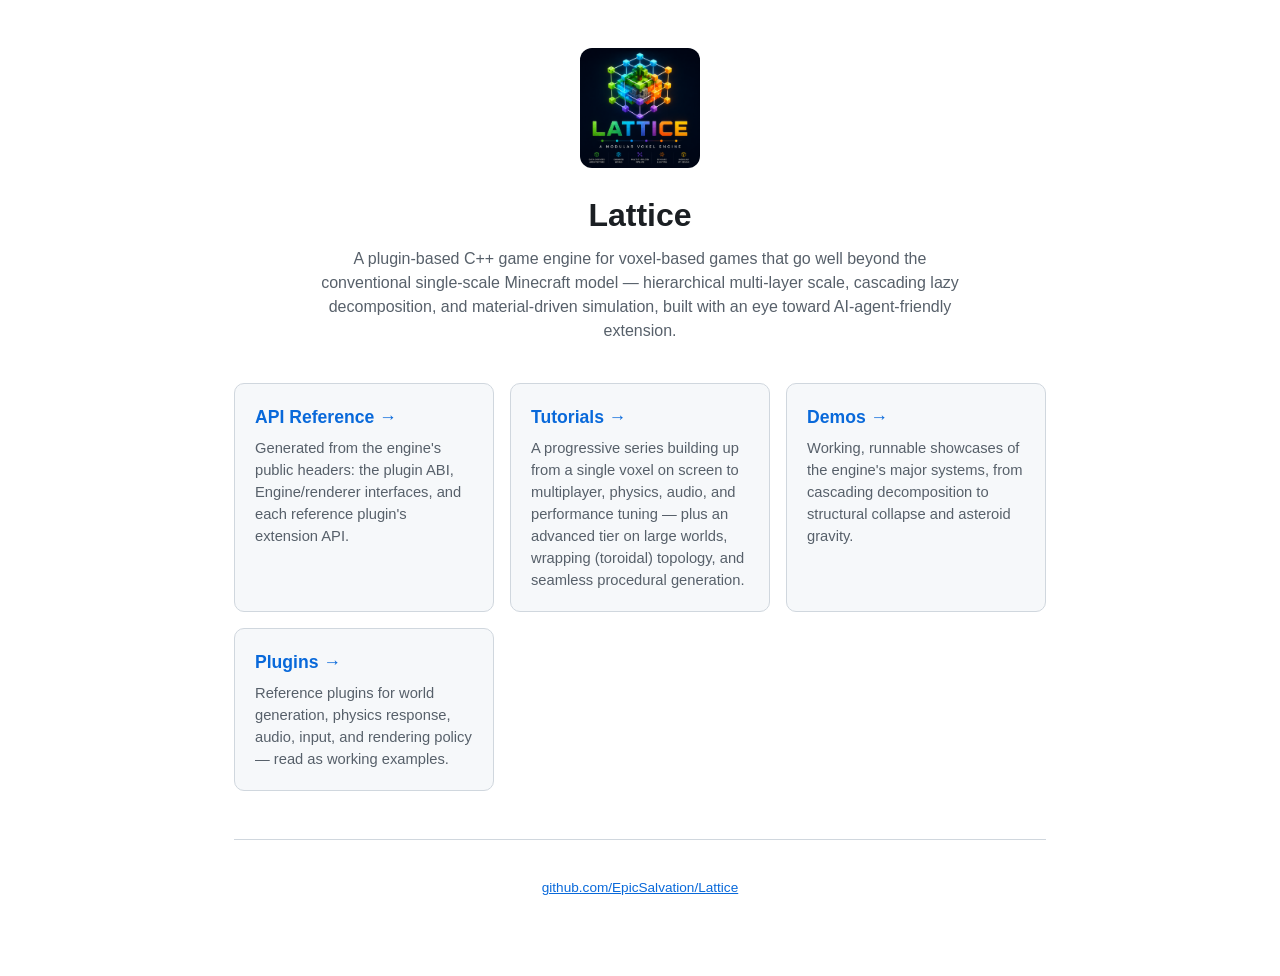
<file: docs/site/index.html>
<!doctype html>
<html lang="en">
<head>
<meta charset="utf-8">
<meta name="viewport" content="width=device-width, initial-scale=1">
<title>Lattice — a multi-scale voxel game engine</title>
<link rel="icon" href="assets/lattice-logo.png">
<link rel="stylesheet" href="style.css">
</head>
<body>
<main>
  <header>
    <img src="assets/lattice-logo.png" alt="Lattice logo">
    <h1>Lattice</h1>
    <p class="tagline">
      A plugin-based C++ game engine for voxel-based games that go well
      beyond the conventional single-scale Minecraft model — hierarchical
      multi-layer scale, cascading lazy decomposition, and material-driven
      simulation, built with an eye toward AI-agent-friendly extension.
    </p>
  </header>

  <section class="cards">
    <a class="card" href="api/index.html">
      <h2>API Reference &rarr;</h2>
      <p>Generated from the engine's public headers: the plugin ABI,
      Engine/renderer interfaces, and each reference plugin's extension API.</p>
    </a>
    <a class="card" href="https://github.com/EpicSalvation/Lattice/tree/main/docs/tutorials">
      <h2>Tutorials &rarr;</h2>
      <p>A progressive series building up from a single voxel on screen to
      multiplayer, physics, audio, and performance tuning &mdash; plus an
      advanced tier on large worlds, wrapping (toroidal) topology, and seamless
      procedural generation.</p>
    </a>
    <a class="card" href="https://github.com/EpicSalvation/Lattice/tree/main/demos">
      <h2>Demos &rarr;</h2>
      <p>Working, runnable showcases of the engine's major systems, from
      cascading decomposition to structural collapse and asteroid gravity.</p>
    </a>
    <a class="card" href="https://github.com/EpicSalvation/Lattice/tree/main/plugins">
      <h2>Plugins &rarr;</h2>
      <p>Reference plugins for world generation, physics response, audio,
      input, and rendering policy — read as working examples.</p>
    </a>
  </section>

  <footer>
    <p>
      <a href="https://github.com/EpicSalvation/Lattice">github.com/EpicSalvation/Lattice</a>
    </p>
  </footer>
</main>
</body>
</html>
</file>
<file: docs/site/style.css>
:root {
  color-scheme: light dark;
  --bg: #ffffff;
  --fg: #1b1f23;
  --muted: #57606a;
  --card-bg: #f6f8fa;
  --card-border: #d0d7de;
  --accent: #0969da;
}

@media (prefers-color-scheme: dark) {
  :root {
    --bg: #0d1117;
    --fg: #e6edf3;
    --muted: #8b949e;
    --card-bg: #161b22;
    --card-border: #30363d;
    --accent: #58a6ff;
  }
}

* {
  box-sizing: border-box;
}

body {
  margin: 0;
  padding: 0;
  background: var(--bg);
  color: var(--fg);
  font-family: -apple-system, BlinkMacSystemFont, "Segoe UI", Helvetica, Arial, sans-serif;
  line-height: 1.5;
}

main {
  max-width: 860px;
  margin: 0 auto;
  padding: 3rem 1.5rem 4rem;
}

header {
  text-align: center;
  margin-bottom: 2.5rem;
}

header img {
  width: 120px;
  height: 120px;
  border-radius: 12px;
}

h1 {
  font-size: 2rem;
  margin: 1rem 0 0.5rem;
}

.tagline {
  color: var(--muted);
  max-width: 640px;
  margin: 0 auto;
}

.cards {
  display: grid;
  grid-template-columns: repeat(auto-fit, minmax(220px, 1fr));
  gap: 1rem;
  margin: 2rem 0;
}

.card {
  display: block;
  border: 1px solid var(--card-border);
  background: var(--card-bg);
  border-radius: 10px;
  padding: 1.25rem;
  text-decoration: none;
  color: inherit;
  transition: border-color 0.15s ease;
}

.card:hover {
  border-color: var(--accent);
}

.card h2 {
  margin: 0 0 0.4rem;
  font-size: 1.1rem;
  color: var(--accent);
}

.card p {
  margin: 0;
  color: var(--muted);
  font-size: 0.92rem;
}

footer {
  text-align: center;
  color: var(--muted);
  font-size: 0.85rem;
  margin-top: 3rem;
  border-top: 1px solid var(--card-border);
  padding-top: 1.5rem;
}

footer a {
  color: var(--accent);
}
</file>
